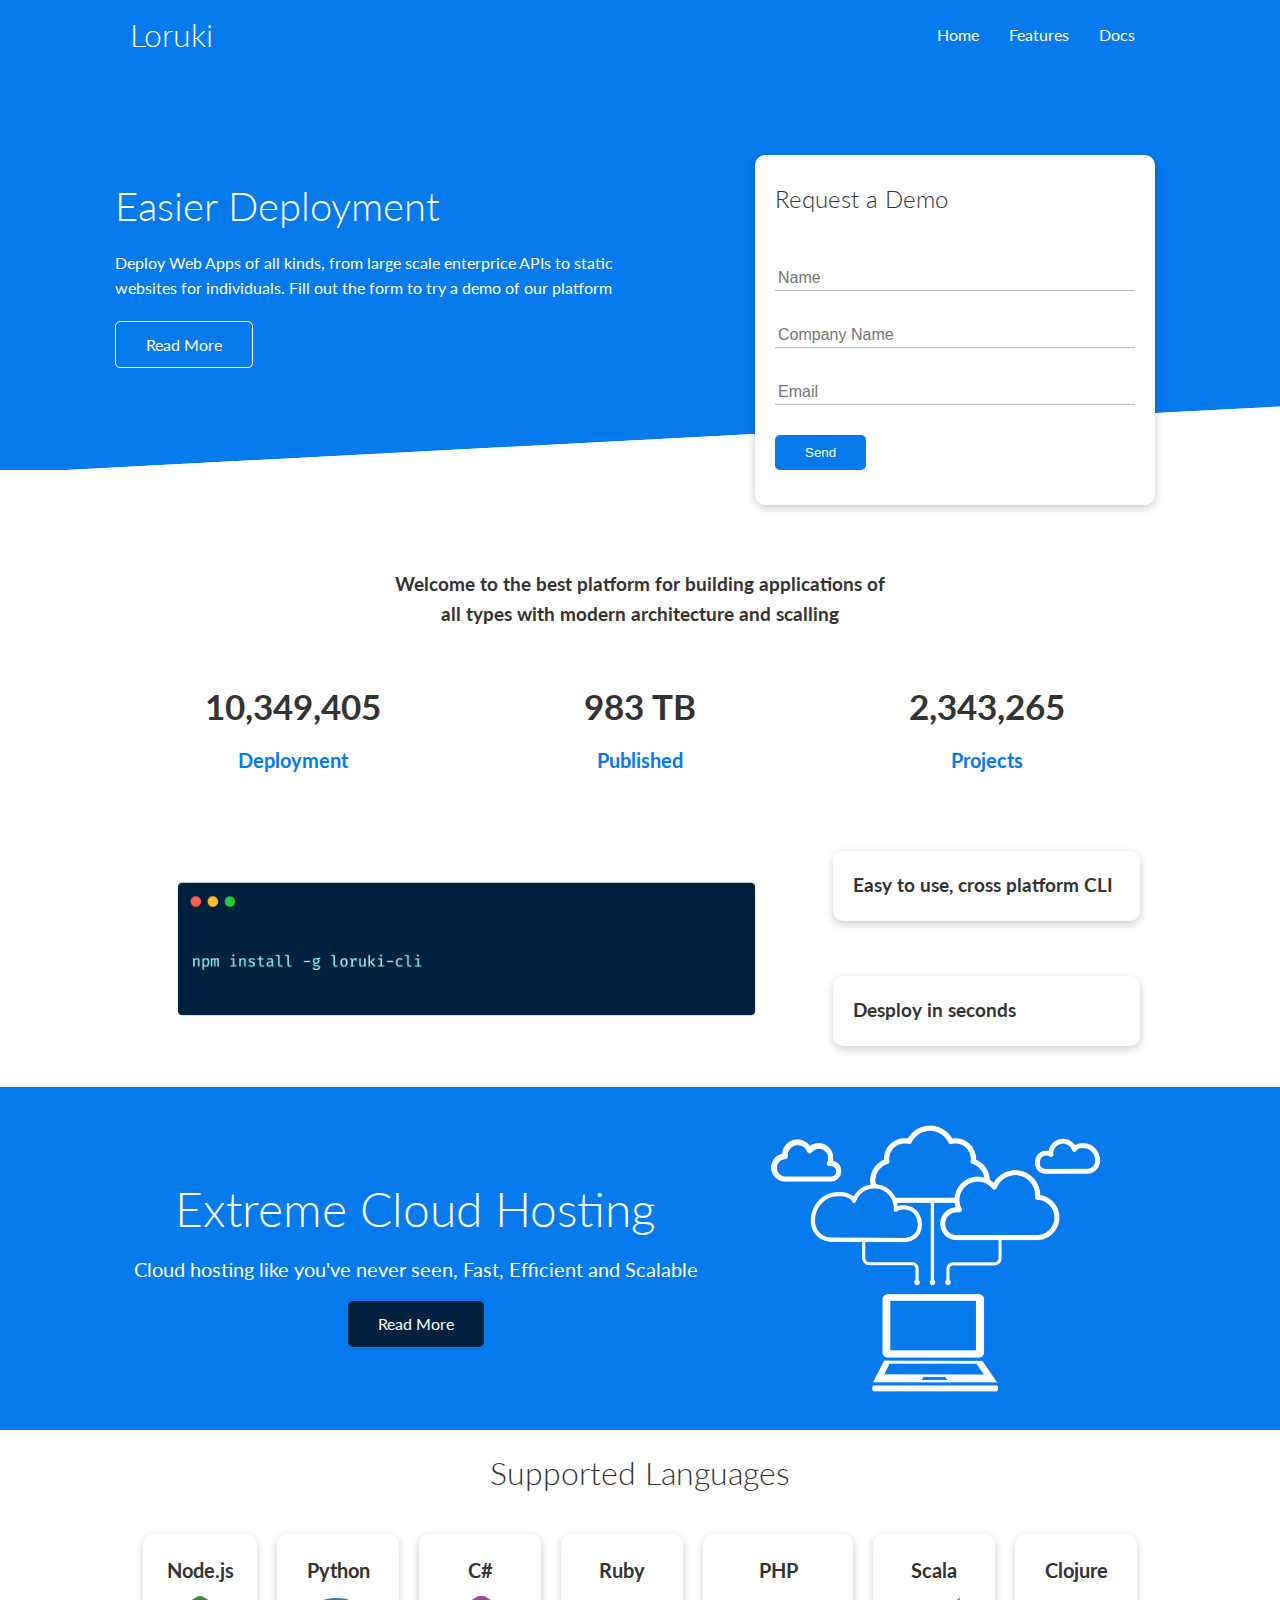
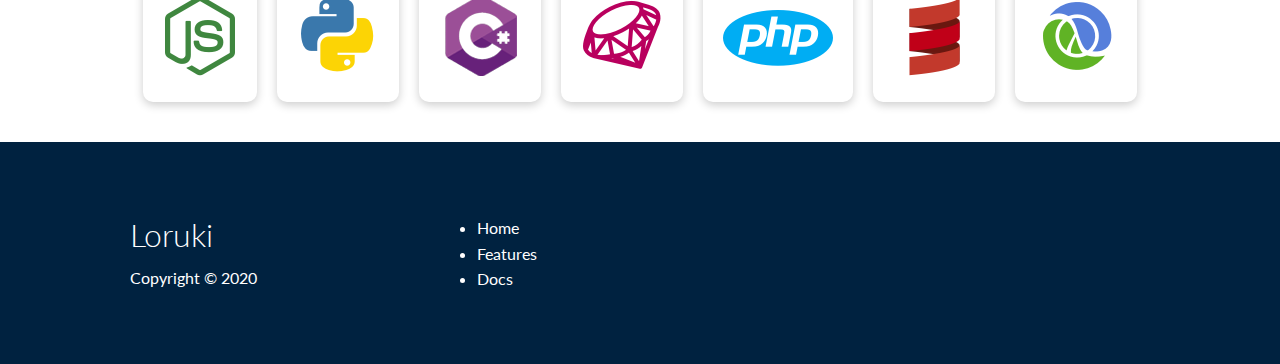
<file: index.html>
<!DOCTYPE html>
<html lang="en">

<head>
    <meta charset="UTF-8">
    <meta name="viewport" content="width=device-width, initial-scale=1.0">
    <title>Loruki | Cloud Hosting For Everyone</title>

    <link rel="stylesheet" href="css/style.css">
    <link rel="stylesheet" href="css/utilities.css">
    <link rel="stylesheet" href="https://cdnjs.cloudflare.com/ajax/libs/font-awesome/5.15.1/css/all.min.css"
        integrity="sha512-+4zCK9k+qNFUR5X+cKL9EIR+ZOhtIloNl9GIKS57V1MyNsYpYcUrUeQc9vNfzsWfV28IaLL3i96P9sdNyeRssA=="
        crossorigin="anonymous" />

</head>

<body>

    <!-- NavBar -->
    <div class="navbar">
        <div class="container flex">
            <h1 class="logo">Loruki</h1>
            <nav>
                <ul>
                    <li><a href="index.html">Home</a></li>
                    <li><a href="features.html">Features</a></li>
                    <li><a href="docs.html">Docs</a></li>
                </ul>
            </nav>
        </div>
    </div>

    <!-- Showcase -->
    <section class="showcase">
        <div class="container grid">
            <div class="showcase-text">
                <h1>Easier Deployment</h1>
                <p>Deploy Web Apps of all kinds, from large scale enterprice APIs to static websites for individuals.
                    Fill out the form to try a demo of our platform</p>
                <a href="features.html" class="btn btn-outline">Read More</a>
            </div>

            <div class="showcase-form card">
                <h2>Request a Demo</h2>
                <form name="contact" method="POST" netlify-honeypot="bot-field" data-netlify="true">
                    <input type="hidden" name="form-name" value="contact">
                    <p class="hidden">
                        <label>Don’t fill this out if you're human: <input name="bot-field" /></label>
                    </p>
                    <div class="form-control">
                        <input type="text" name="name" placeholder="Name" required>
                    </div>
                    <div class="form-control">
                        <input type="text" name="company" placeholder="Company Name" required>
                    </div>
                    <div class="form-control">
                        <input type="email" name="email" placeholder="Email" required>
                    </div>
                    <input type="submit" value="Send" class="btn btn-primary">
                </form>
            </div>
        </div>
    </section>

    <!-- Stats -->
    <section class="stats">
        <div class="container">
            <h3 class="stats-heading text-center">
                Welcome to the best platform for building applications of all types with modern architecture and
                scalling
            </h3>

            <div class="grid grid-3 text-center my-4">
                <div>
                    <i class="fas fa-server fa-3x"></i>
                    <h3>10,349,405</h3>
                    <p class="text-secondary">Deployment</p>
                </div>
                <div>
                    <i class="fas fa-upload fa-3x"></i>
                    <h3>983 TB</h3>
                    <p class="text-secondary">Published</p>
                </div>
                <div>
                    <i class="fas fa-project-diagram fa-3x"></i>
                    <h3>2,343,265</h3>
                    <p class="text-secondary">Projects</p>
                </div>
            </div>
        </div>
    </section>

    <!-- Cli -->
    <section class="cli">
        <div class="container grid">
            <img src="images/cli.png" alt="">
            <div class="card">
                <h3>Easy to use, cross platform CLI</h3>
            </div>
            <div class="card">
                <h3>Desploy in seconds</h3>
            </div>
        </div>
    </section>

    <!-- Cloud -->
    <section class="cloud bg-primary my-2 py-2">
        <div class="container grid">
            <div class="text-center">
                <h2 class="lg">Extreme Cloud Hosting</h2>
                <p class="lead my-1">Cloud hosting like you've never seen, Fast, Efficient and Scalable</p>
                <a href="features.html" class="btn btn-dark">Read More</a>
            </div>
            <img src="images/cloud.png" alt="">
        </div>
    </section>

    <!-- Languages -->
    <section class="languages">
        <h2 class="md text-center my-2">
            Supported Languages
        </h2>
        <div class="container flex">
            <div class="card">
                <h4>Node.js</h4>
                <img src="images/logos/node.png" alt="">
            </div>
            <div class="card">
                <h4>Python</h4>
                <img src="images/logos/python.png" alt="">
            </div>
            <div class="card">
                <h4>C#</h4>
                <img src="images/logos/csharp.png" alt="">
            </div>
            <div class="card">
                <h4>Ruby</h4>
                <img src="images/logos/ruby.png" alt="">
            </div>
            <div class="card">
                <h4>PHP</h4>
                <img src="images/logos/php.png" alt="">
            </div>
            <div class="card">
                <h4>Scala</h4>
                <img src="images/logos/scala.png" alt="">
            </div>
            <div class="card">
                <h4>Clojure</h4>
                <img src="images/logos/clojure.png" alt="">
            </div>
        </div>
    </section>

    <!-- Footer -->
    <footer class="footer bg-dark py-5">
        <div class="container grid grid-3">
            <div>
                <h1>Loruki</h1>
                <p>Copyright &copy; 2020</p>
            </div>
            <nav>
                <li><a href="index.html">Home</a></li>
                <li><a href="features.html">Features</a></li>
                <li><a href="docs.html">Docs</a></li>
            </nav>
            <div class="social">
                <a href="#"><i class="fab fa-github fa-2x"></i></a>
                <a href="#"><i class="fab fa-facebook fa-2x"></i></a>
                <a href="#"><i class="fab fa-instagram fa-2x"></i></a>
                <a href="#"><i class="fab fa-twitter fa-2x"></i></a>
            </div>
        </div>
    </footer>

</body>

</html>
</file>
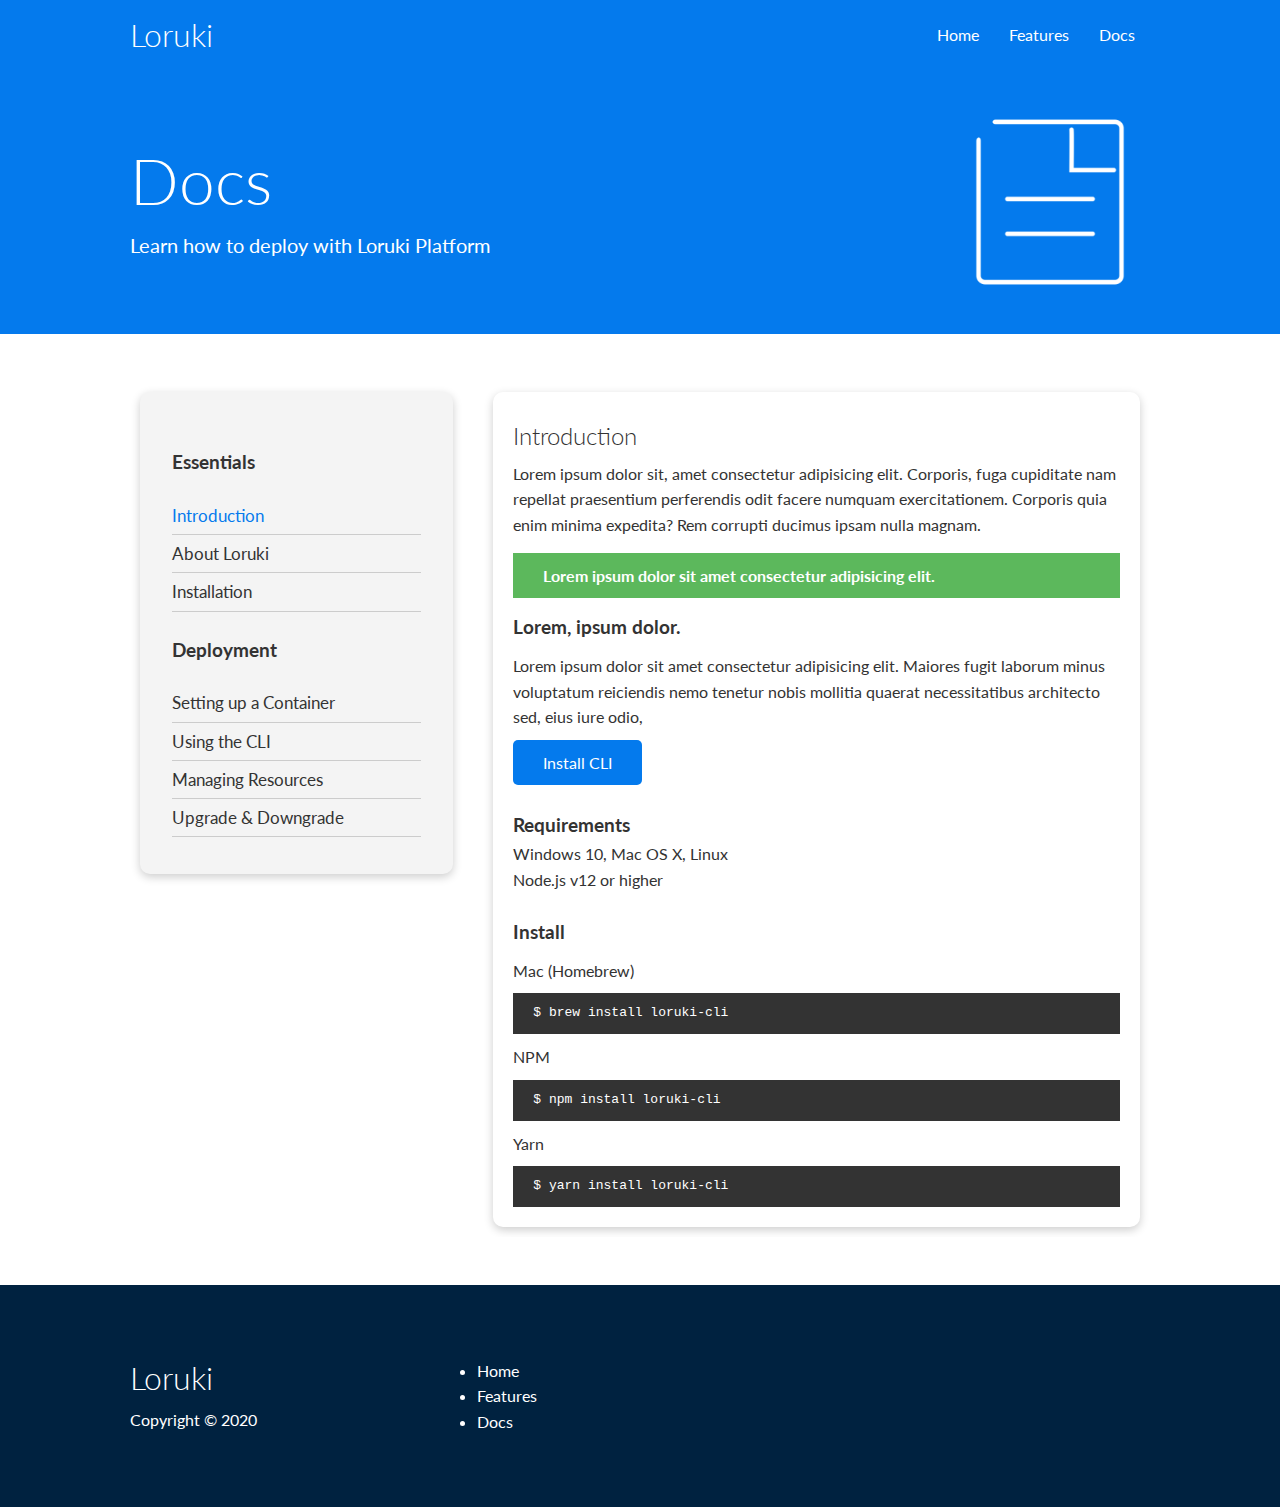
<file: docs.html>
<!DOCTYPE html>
<html lang="en">

<head>
    <meta charset="UTF-8">
    <meta name="viewport" content="width=device-width, initial-scale=1.0">
    <title>Loruki | Cloud Hosting For Everyone</title>

    <link rel="stylesheet" href="css/style.css">
    <link rel="stylesheet" href="css/utilities.css">
    <link rel="stylesheet" href="https://cdnjs.cloudflare.com/ajax/libs/font-awesome/5.15.1/css/all.min.css"
        integrity="sha512-+4zCK9k+qNFUR5X+cKL9EIR+ZOhtIloNl9GIKS57V1MyNsYpYcUrUeQc9vNfzsWfV28IaLL3i96P9sdNyeRssA=="
        crossorigin="anonymous" />

</head>

<body>

    <!-- NavBar -->
    <div class="navbar">
        <div class="container flex">
            <h1 class="logo">Loruki</h1>
            <nav>
                <ul>
                    <li><a href="index.html">Home</a></li>
                    <li><a href="features.html">Features</a></li>
                    <li><a href="docs.html">Docs</a></li>
                </ul>
            </nav>
        </div>
    </div>

    <!-- Head -->
    <section class="docs-head bg-primary py-3">
        <div class="container grid">
            <div>
                <h1 class="xl">Docs</h1>
                <p class="lead">Learn how to deploy with Loruki Platform</p>
            </div>
            <img src="images/docs.png" alt="">
        </div>
    </section>

    <!-- Docs Main -->
    <section class="docs-main my-4">
        <div class="container grid">

            <div class="card bg-light p-3">
                <h3 class="my-2">Essentials</h3>
                <nav>
                    <ul>
                        <li><a href="#" class="text-primary">Introduction</a></li>
                        <li><a href="#">About Loruki</a></li>
                        <li><a href="#">Installation</a></li>
                    </ul>
                </nav>
                <h3 class="my-2">Deployment</h3>
                <nav>
                    <ul>
                        <li><a href="#">Setting up a Container</a></li>
                        <li><a href="#">Using the CLI</a></li>
                        <li><a href="#">Managing Resources</a></li>
                        <li><a href="#">Upgrade & Downgrade</a></li>
                    </ul>
                </nav>
            </div>

            <div class="card">
                <h2>Introduction</h2>
                <p>Lorem ipsum dolor sit, amet consectetur adipisicing elit. Corporis, fuga cupiditate nam repellat
                    praesentium perferendis odit facere numquam exercitationem. Corporis quia enim minima expedita? Rem
                    corrupti ducimus ipsam nulla magnam.
                </p>

                <div class="alert alert-success">
                    <i class="fas fa-info"></i>Lorem ipsum dolor sit amet consectetur adipisicing elit.
                </div>

                <h3>Lorem, ipsum dolor.</h3>
                <p>Lorem ipsum dolor sit amet consectetur adipisicing elit. Maiores fugit laborum minus voluptatum reiciendis nemo tenetur nobis mollitia quaerat necessitatibus architecto sed, eius iure odio, </p>
                <a href="#" class="btn btn-primary">Install CLI</a>
                
                <br><br>

                <h3>Requirements</h3>
                <ul>
                    <li>Windows 10, Mac OS X, Linux</li>
                    <li>Node.js v12 or higher</li>
                </ul>

                <br>

                <h3>Install</h3>
                <p>Mac (Homebrew)</p>
                <pre><code>$ brew install loruki-cli</code></pre>
                <p>NPM</p>
                <pre><code>$ npm install loruki-cli</code></pre>
                <p>Yarn</p>
                <pre><code>$ yarn install loruki-cli</code></pre>
            </div>

        </div>
    </section>

    <!-- Footer -->
    <footer class="footer bg-dark py-5">
        <div class="container grid grid-3">
            <div>
                <h1>Loruki</h1>
                <p>Copyright &copy; 2020</p>
            </div>
            <nav>
                <li><a href="index.html">Home</a></li>
                <li><a href="features.html">Features</a></li>
                <li><a href="docs.html">Docs</a></li>
            </nav>
            <div class="social">
                <a href="#"><i class="fab fa-github fa-2x"></i></a>
                <a href="#"><i class="fab fa-facebook fa-2x"></i></a>
                <a href="#"><i class="fab fa-instagram fa-2x"></i></a>
                <a href="#"><i class="fab fa-twitter fa-2x"></i></a>
            </div>
        </div>
    </footer>

</body>

</html>
</file>
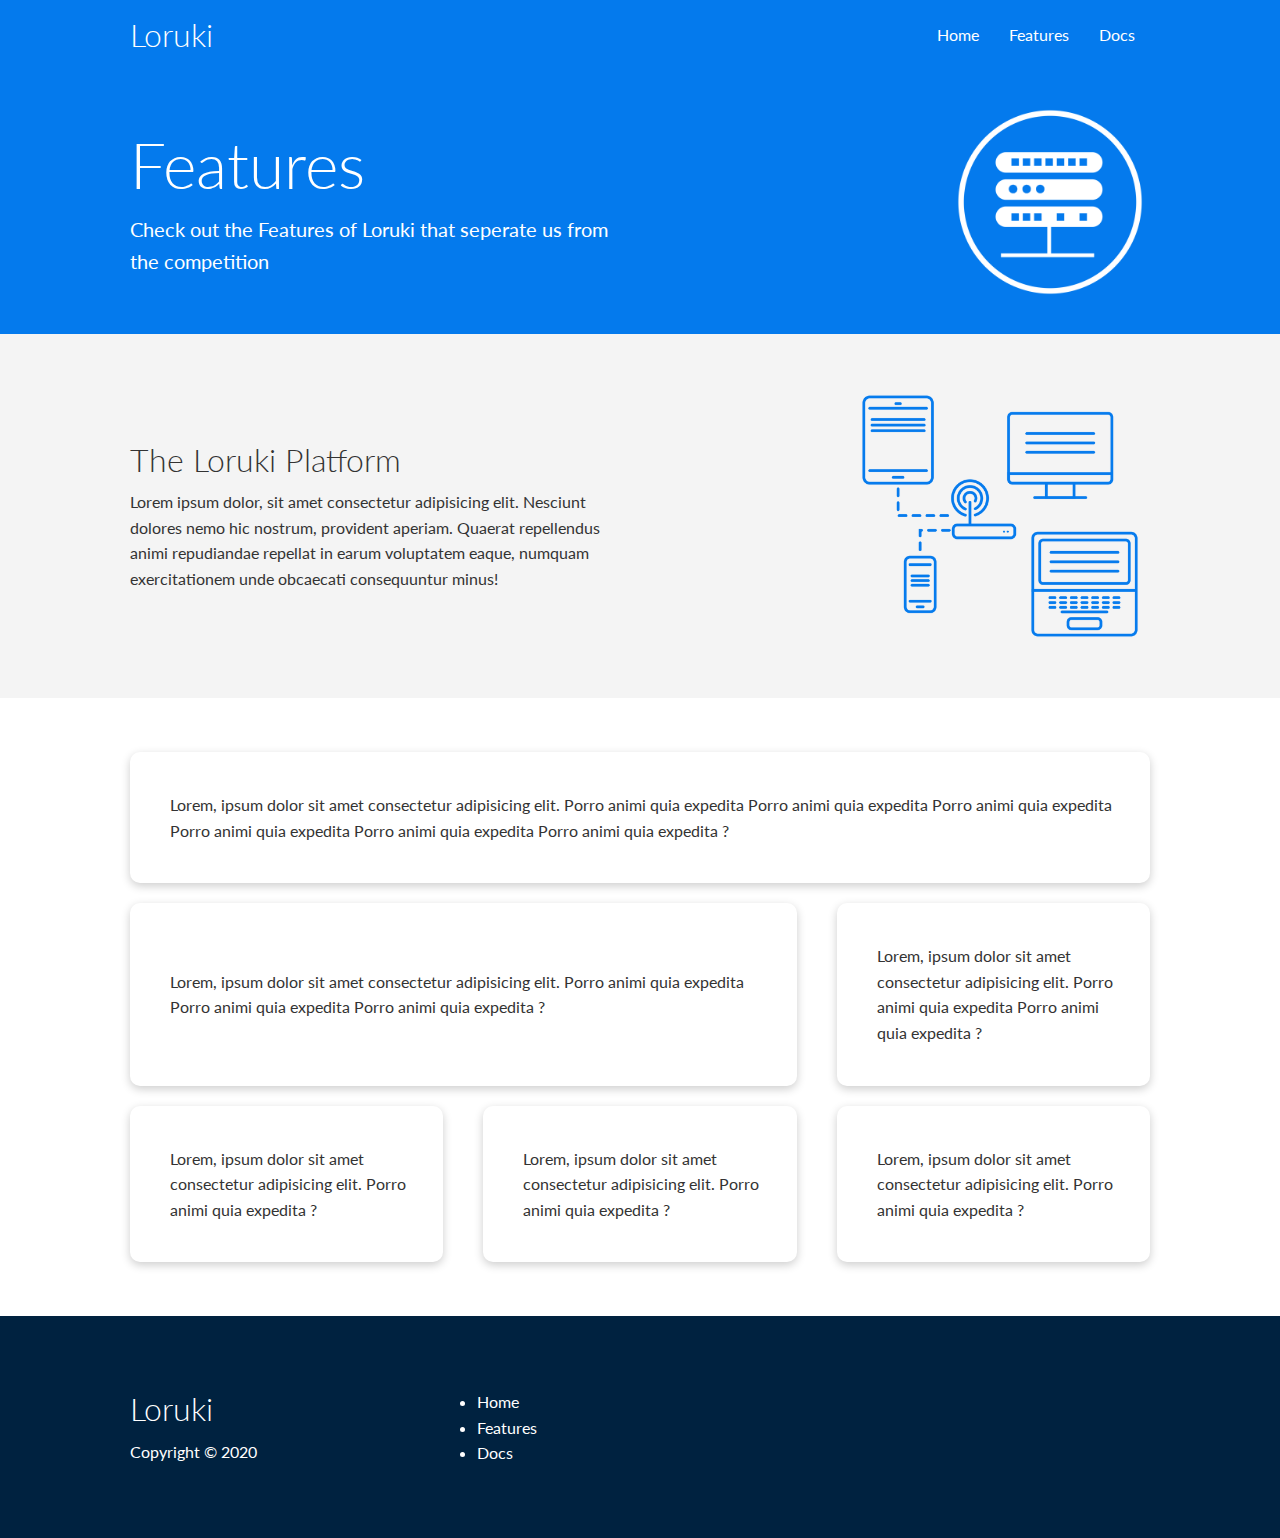
<file: features.html>
<!DOCTYPE html>
<html lang="en">

<head>
    <meta charset="UTF-8">
    <meta name="viewport" content="width=device-width, initial-scale=1.0">
    <title>Loruki | Cloud Hosting For Everyone</title>

    <link rel="stylesheet" href="css/style.css">
    <link rel="stylesheet" href="css/utilities.css">
    <link rel="stylesheet" href="https://cdnjs.cloudflare.com/ajax/libs/font-awesome/5.15.1/css/all.min.css"
        integrity="sha512-+4zCK9k+qNFUR5X+cKL9EIR+ZOhtIloNl9GIKS57V1MyNsYpYcUrUeQc9vNfzsWfV28IaLL3i96P9sdNyeRssA=="
        crossorigin="anonymous" />

</head>

<body>

    <!-- NavBar -->
    <div class="navbar">
        <div class="container flex">
            <h1 class="logo">Loruki</h1>
            <nav>
                <ul>
                    <li><a href="index.html">Home</a></li>
                    <li><a href="features.html">Features</a></li>
                    <li><a href="docs.html">Docs</a></li>
                </ul>
            </nav>
        </div>
    </div>

    <!-- Head -->
    <section class="features-head bg-primary py-3">
        <div class="container grid">
            <div>
                <h1 class="xl">Features</h1>
                <p class="lead">Check out the Features of Loruki that seperate us from the competition</p>
            </div>
            <img src="images/server.png" alt="">
        </div>
    </section>

    <!-- Sub Head -->
    <section class="features-sub-head bg-light py-3">
        <div class="container grid">
            <div>
                <h1 class="md">The Loruki Platform</h1>
                <p>Lorem ipsum dolor, sit amet consectetur adipisicing elit. Nesciunt dolores nemo hic nostrum, provident aperiam. Quaerat repellendus animi repudiandae repellat in earum voluptatem eaque, numquam exercitationem unde obcaecati consequuntur minus!</p>
            </div>
            <img src="images/server2.png" alt="">
        </div>
    </section>

    <!--  -->
    <section class="features-main my-2">
        <div class="container grid grid-3">
            <div class="card flex">
                <i class="fas fa-server fa-3x"></i>
                <p>Lorem, ipsum dolor sit amet consectetur adipisicing elit. Porro animi quia expedita Porro animi quia expedita Porro animi quia expedita Porro animi quia expedita Porro animi quia expedita Porro animi quia expedita ?</p>
            </div>
            <div class="card flex">
                <i class="fas fa-network-wired fa-3x"></i>
                <p>Lorem, ipsum dolor sit amet consectetur adipisicing elit. Porro animi quia expedita Porro animi quia expedita Porro animi quia expedita ?</p>
            </div>
            <div class="card flex">
                <i class="fas fa-laptop-code fa-3x"></i>
                <p>Lorem, ipsum dolor sit amet consectetur adipisicing elit. Porro animi quia expedita Porro animi quia expedita ?</p>
            </div>
            <div class="card flex">
                <i class="fas fa-database fa-3x"></i>
                <p>Lorem, ipsum dolor sit amet consectetur adipisicing elit. Porro animi quia expedita ?</p>
            </div>
            <div class="card flex">
                <i class="fas fa-power-off fa-3x"></i>
                <p>Lorem, ipsum dolor sit amet consectetur adipisicing elit. Porro animi quia expedita ?</p>
            </div>
            <div class="card flex">
                <i class="fas fa-upload fa-3x"></i>
                <p>Lorem, ipsum dolor sit amet consectetur adipisicing elit. Porro animi quia expedita ?</p>
            </div>
        </div>
    </section>

    <!-- Footer -->
    <footer class="footer bg-dark py-5">
        <div class="container grid grid-3">
            <div>
                <h1>Loruki</h1>
                <p>Copyright &copy; 2020</p>
            </div>
            <nav>
                <li><a href="index.html">Home</a></li>
                <li><a href="features.html">Features</a></li>
                <li><a href="docs.html">Docs</a></li>
            </nav>
            <div class="social">
                <a href="#"><i class="fab fa-github fa-2x"></i></a>
                <a href="#"><i class="fab fa-facebook fa-2x"></i></a>
                <a href="#"><i class="fab fa-instagram fa-2x"></i></a>
                <a href="#"><i class="fab fa-twitter fa-2x"></i></a>
            </div>
        </div>
    </footer>

</body>

</html>
</file>
<file: css/style.css>
@import url("https://fonts.googleapis.com/css2?family=Lato:wght@300&display=swap");

:root {
  --primary-color: #047aed;
  --secondary-color: #1c3fa8;
  --dark-color: #002240;
  --light-color: #f4f4f4;
  --success-color: #5cb85c;
  --error-color: #d9534f;
}

* {
  box-sizing: border-box;
  padding: 0;
  margin: 0;
}

body {
  font-family: "Lato", sans-serif;
  color: #333;
  line-height: 1.6;
}

ul {
  list-style-type: none;
}

a {
  text-decoration: none;
  color: #333;
}

h1,
h2 {
  font-weight: 300;
  line-height: 1.2;
  margin: 10px 0;
}

p {
  margin: 10px 0;
}

img {
  width: 100%;
}

code,
pre {
  background-color: #333;
  color: #fff;
  padding: 10px;
}

.hidden {
  visibility: hidden;
  height: 0;
}

/* Navbar */
.navbar {
  background-color: var(--primary-color);
  color: #fff;
  height: 70px;
}

.navbar .flex {
  display: flex;
  justify-content: space-between;
  align-items: center;
  height: 100%;
}

.navbar ul {
  display: flex;
}

.navbar a {
  color: #fff;
  padding: 10px;
  margin: 0 5px;
}
.navbar a:hover {
  border-bottom: 2px solid #fff;
}

/* Showcase */
.showcase {
  height: 400px;
  background-color: var(--primary-color);
  color: #fff;
  position: relative;
}

.showcase h1 {
  font-size: 40px;
}

.showcase p {
  margin: 20px 0;
}

.showcase .grid {
  overflow: visible;
  grid-template-columns: 55% 45%;
  gap: 30px;
}

.showcase-text {
  animation: slideInFromLeft 1s ease-in;
}

.showcase-form {
  position: relative;
  top: 60px;
  height: 350px;
  width: 400px;
  padding: 40px;
  justify-self: flex-end;
  z-index: 1;
  animation: slideInFromRight 1s ease-in;
}

.showcase-form .form-control {
  margin: 30px 0;
}
.showcase-form input[type="text"],
.showcase-form input[type="email"] {
  border: 0;
  border-bottom: 1px solid #b4becb;
  width: 100%;
  padding: 3px;
  font-size: 16px;
}
.showcase-form input:focus {
  outline: none;
}

.showcase::before,
.showcase::after {
  content: "";
  position: absolute;
  height: 100px;
  bottom: -70px;
  left: 0;
  right: 0;
  background: #fff;
  transform: skewY(-3deg);
  -webkit-transform: skewY(-3deg);
  -moz-transform: skewY(-3deg);
  -ms-transform: skewY(-3deg);
}

/* Stats */
.stats {
  padding-top: 100px;
  animation: slideInFromBottom 1s ease-in;
}

.stats-heading {
  max-width: 500px;
  margin: auto;
}

.stats .grid h3 {
  font-size: 35px;
}

.stats .grid p {
  font-size: 20px;
  font-weight: bold;
  color: var(--primary-color);
}

/* Cli */
.cli .grid {
  grid-template-columns: repeat(3, 1fr);
  grid-template-rows: repeat(2, 1fr);
}

.cli .grid > *:first-child {
  grid-column: 1 / span 2;
  grid-row: 1 / span 2;
}

/* Cloud */
.cloud .grid {
  grid-template-columns: 4fr 3fr;
}

/* Languages */
.languages .flex {
  flex-wrap: wrap;
}

.languages .card {
  text-align: center;
  margin: 18px 10px 40px;
}

.languages .card h4 {
  font-size: 20px;
  margin-bottom: 10px;
}

.languages .card:hover {
  transform: translateY(-15px);
  transition: transform 0.3s ease-in;
}

/* Features, Docs */
.features-head img,
.docs-head img {
  width: 200px;
  justify-self: flex-end;
}

.features-sub-head img {
  width: 300px;
  justify-self: flex-end;
}

.features-main .card > i {
  margin-right: 20px;
}

.features-main .grid {
  padding: 30px;
}

.features-main .grid > *:first-child {
  grid-column: 1 / span 3;
}

.features-main .grid > *:nth-child(2) {
  grid-column: 1 / span 2;
}

/* Docs */
.docs-main {
  margin: 20px 0;
}

.docs-main .grid {
  grid-template-columns: 1fr 2fr;
  align-items: flex-start;
}

.docs-main nav li {
  font-size: 17px;
  padding-bottom: 5px;
  margin-bottom: 5px;
  border-bottom: 1px solid #ccc;
}

.docs-main a:hover {
  font-weight: bolder;
}

/* Footer */
.footer .social a {
  margin: 0 10px;
}


/* Animations */
@keyframes slideInFromLeft {
  0% {
    transform: translateX(-100%);
  }

  100% {
    transform: translateX(0);
  }
}

@keyframes slideInFromRight {
  0% {
    transform: translateX(100%);
  }

  100% {
    transform: translateX(0);
  }
}

@keyframes slideInFromTop {
  0% {
    transform: translateY(-100%);
  }

  100% {
    transform: translateY(0);
  }
}

@keyframes slideInFromBottom {
  0% {
    transform: translateY(100%);
  }

  100% {
    transform: translateY(0);
  }
}


/* Media Query */

/* Tablets and under */
@media (max-width: 930px) {
  .showcase .grid {
    grid-template-columns: 1fr;
    grid-template-rows: 1fr;
  }

  .showcase {
    height: auto;
  }

  .showcase-text {
    text-align: center;
    margin-top: 40px;
  }

  .showcase-form {
    justify-self: center;
    margin: auto;
  }
}

@media (max-width: 768px) {
  .grid,
  .showcase .grid,
  .stats .grid,
  .cli .grid,
  .cloud .grid,
  .footer .grid,
  .features-head .grid,
  .features-sub-head .grid,
  .features-main .grid,
  .docs-head .grid,
  .docs-main .grid {
    grid-template-columns: 1fr;
    grid-template-rows: 1fr;
  }

  .showcase {
    height: auto;
  }

  .showcase-text {
    text-align: center;
    margin-top: 40px;
  }

  .showcase-form {
    justify-self: center;
    margin: auto;
  }

  .cli .grid > *:first-child {
    grid-column: 1;
    grid-row: 1;
  }

  .features-head,
  .features-sub-head,
  .docs-head {
    text-align: center;
  }

  .features-head img,
  .features-sub-head img,
  .docs-head img {
    justify-self: center;
  }

  .features-main .grid > *:first-child,
  .features-main .grid > *:nth-child(2) {
    grid-column: 1;
  }
}

/* Mobiles */
@media (max-width: 500px) {
  .navbar {
    height: 110px;
  }

  .navbar .flex {
    flex-direction: column;
  }

  .navbar ul {
    padding: 10px;
    background-color: rgba(0, 0, 0, 0.1);
  }
}
</file>
<file: css/utilities.css>
/* Utilities */
.container {
  max-width: 1100px;
  margin: 0 auto;
  overflow: auto;
  padding: 0 40px;
}

.flex {
  display: flex;
  justify-content: center;
  align-items: center;
  height: 100%;
}

.grid {
  display: grid;
  grid-template-columns: repeat(2, 1fr);
  gap: 20px;
  justify-content: center;
  align-items: center;
  height: 100%;
}
.grid-3 {
  grid-template-columns: repeat(3, 1fr);
}

.card {
  background-color: #fff;
  color: #333;
  border-radius: 10px;
  box-shadow: 0 3px 10px rgba(0, 0, 0, 0.2);
  padding: 20px;
  margin: 10px;
}

.text-center {
  text-align: center;
}

/* Alert */
.alert {
    background-color: var(--light-color);
    padding: 10px 20px;
    font-weight: bold;
    margin: 15px 0;
}

.alert i {
    margin-right: 10px;
}

.alert-success {
    background-color: var(--success-color);
    color: #fff;
}

.alert-error {
    background-color: var(--success-color);
    color: #fff;
}

.btn {
  display: inline-block;
  padding: 10px 30px;
  cursor: pointer;
  background: var(--primary-color);
  color: #fff;
  border: none;
  border-radius: 5px;
}
.btn:hover {
  transform: scale(0.98);
}

.btn-outline {
  background-color: transparent;
  border: 1px solid #fff;
}

/* Backgrounds & Colored Buttons */
.bg-primary,
.btn-primary {
  background-color: var(--primary-color);
  color: #fff;
}

.bg-secondary,
.btn-secondary {
  background-color: var(--secondary-color);
  color: #fff;
}

.bg-dark,
.btn-dark {
  background-color: var(--dark-color);
  color: #fff;
}

.bg-light,
.btn-light {
  background-color: var(--light-color);
  color: #333;
}

.bg-primary a,
.btn-primary a,
.bg-secondary a,
.btn-secondary a,
.bg-dark a,
.btn-dark a {
    color: #fff;
}

/* Text colors */
.text-primary {
  color: var(--primary-color);
}

.text-secondary {
  color: var(--secondary-color);
}

.text-dark {
  color: var(--dark-color);
}

.text-light {
  color: var(--light-color);
}

/* Text sizes */
.lead {
    font-size: 20px;
}
.sm {
    font-size: 1rem;
}
.md {
    font-size: 2rem
}
.lg {
    font-size: 3rem;
}
.xl {
    font-size: 4rem;
}

/* Margin */
.my-1 {
  margin: 1rem 0;
}
.my-2 {
  margin: 1.5rem 0;
}
.my-3 {
  margin: 2rem 0;
}
.my-4 {
  margin: 3rem 0;
}
.my-5 {
  margin: 4rem 0;
}

.m-1 {
  margin: 1rem;
}
.m-2 {
  margin: 1.5rem;
}
.m-3 {
  margin: 2rem;
}
.m-4 {
  margin: 3rem;
}
.m-5 {
  margin: 4rem;
}

/* padding */
.py-1 {
  padding: 1rem 0;
}
.py-2 {
  padding: 1.5rem 0;
}
.py-3 {
  padding: 2rem 0;
}
.py-4 {
  padding: 3rem 0;
}
.py-5 {
  padding: 4rem 0;
}

.p-1 {
  padding: 1rem;
}
.p-2 {
  padding: 1.5rem;
}
.p-3 {
  padding: 2rem;
}
.p-4 {
  padding: 3rem;
}
.p-5 {
  padding: 4rem;
}
</file>
